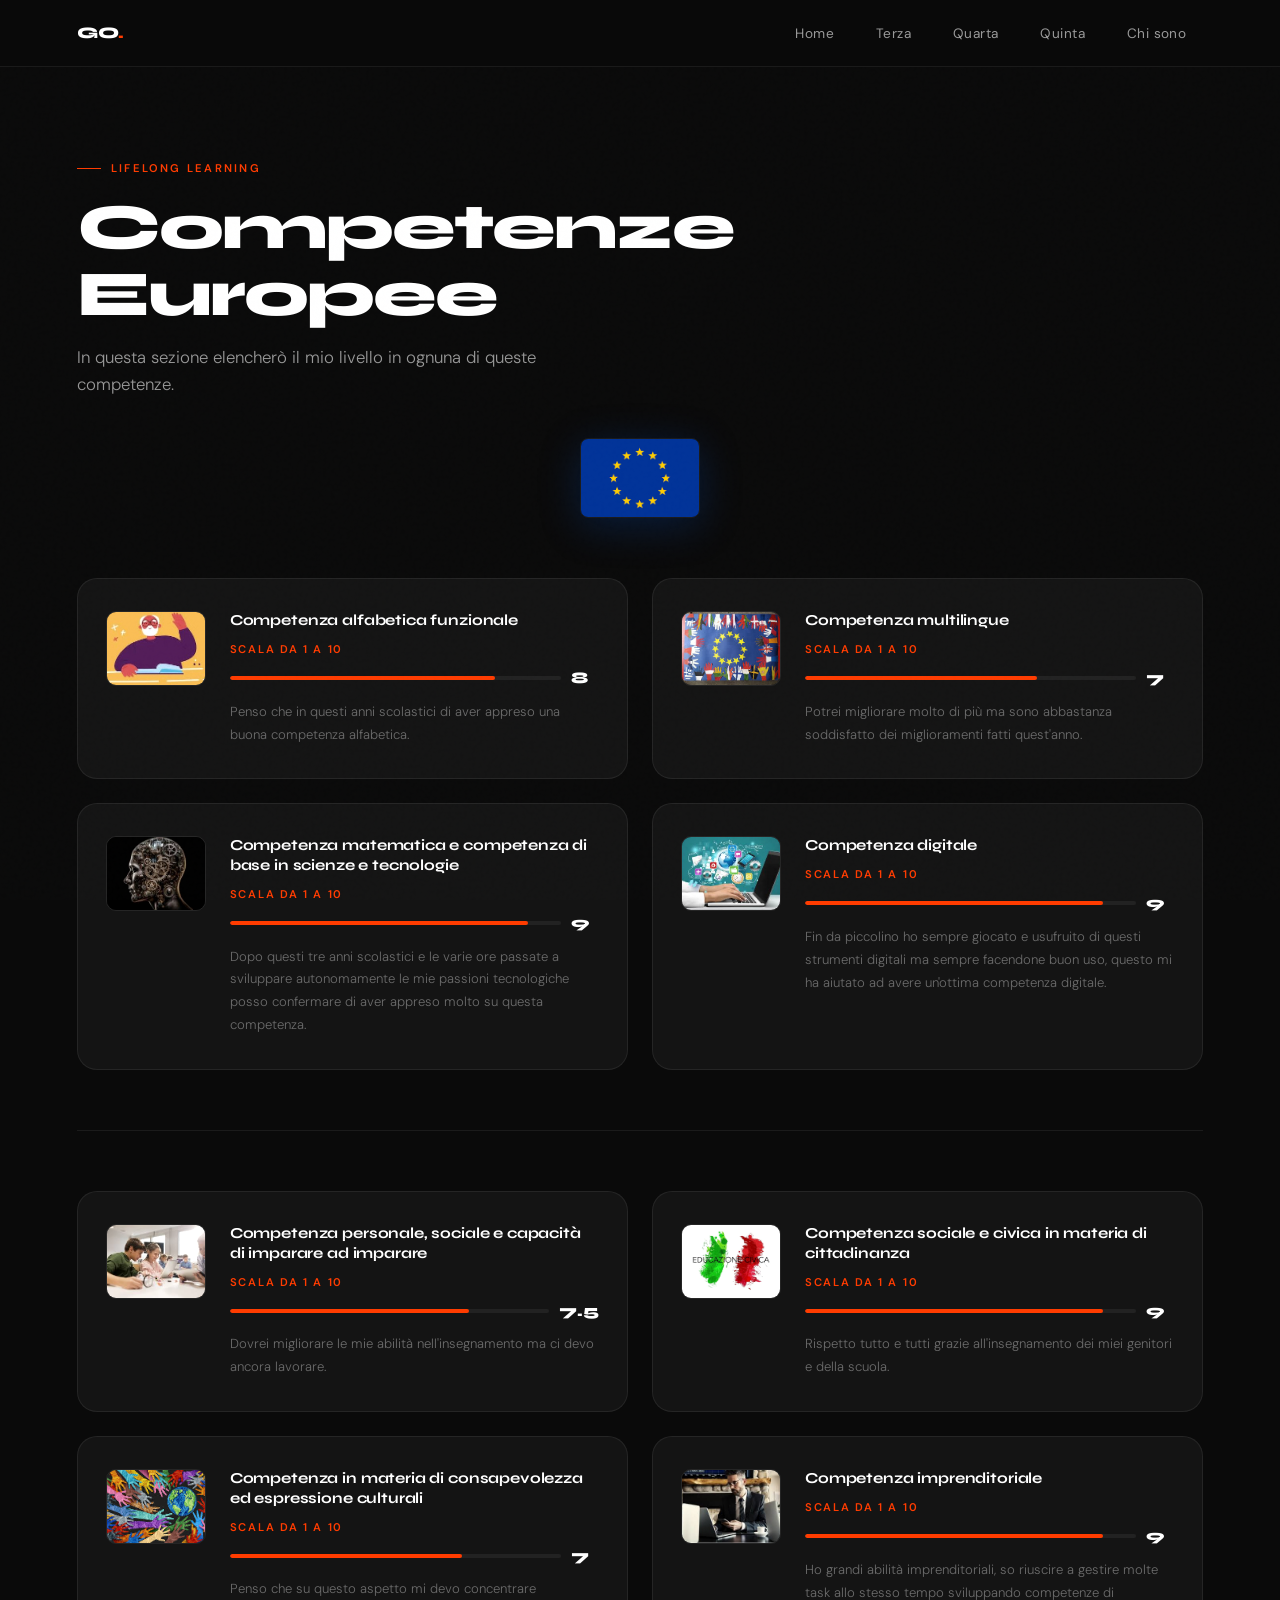
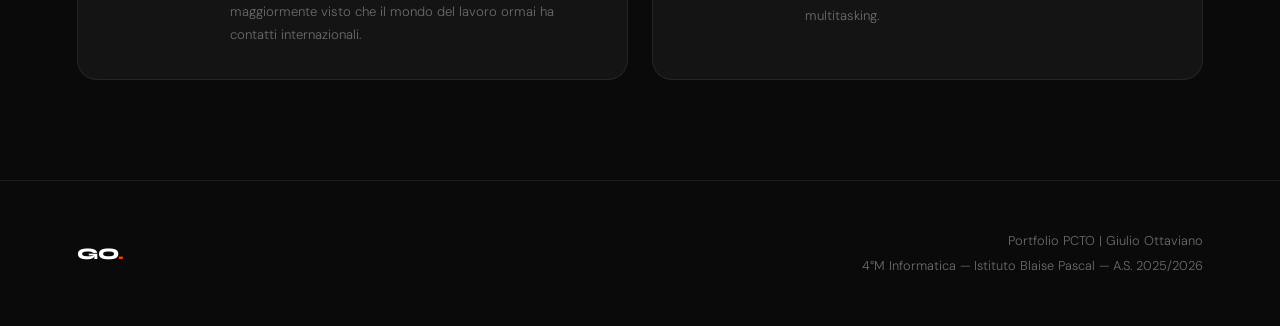
<file: Competenze.html>
<!DOCTYPE html>
<html lang="it">
<head>
    <meta charset="UTF-8">
    <meta name="viewport" content="width=device-width, initial-scale=1.0">
    <title>Competenze Europee | Giulio Ottaviano</title>
    <link rel="stylesheet" href="style.css">
    <style>
        /* ── EU HERO BADGE ── */
        .eu-flag-wrap {
            display: flex;
            justify-content: center;
            margin: 40px 0 60px;
        }
        .eu-flag-wrap img {
            width: 120px;
            border-radius: 8px;
            border: 1px solid var(--border);
            box-shadow: 0 8px 40px rgba(0,80,200,0.25);
        }

        /* ── SUBTITLE ── */
        .competenze-subtitle {
            text-align: center;
            color: var(--muted2);
            font-size: 0.95rem;
            font-weight: 300;
            margin-bottom: 80px;
            padding: 0 6%;
        }

        /* ── GRID WRAPPER ── */
        .competenze-section {
            padding: 0 6% 100px;
        }

        .competenze-divider {
            border: none;
            border-top: 1px solid var(--border);
            margin: 60px 0;
        }

        .competenze-half-grid {
            display: grid;
            grid-template-columns: 1fr 1fr;
            gap: 24px;
        }

        /* ── SINGLE COMPETENZA CARD ── */
        .comp-card {
            background: var(--mid);
            border: 1px solid var(--border);
            border-radius: 20px;
            padding: 32px 28px;
            display: flex;
            gap: 24px;
            align-items: flex-start;
            transition: border-color 0.35s ease, transform 0.35s ease;
            position: relative;
            overflow: hidden;
        }

        .comp-card::before {
            content: '';
            position: absolute;
            left: 0; top: 0; bottom: 0;
            width: 3px;
            background: var(--accent);
            transform: scaleY(0);
            transform-origin: bottom;
            transition: transform 0.45s cubic-bezier(0.16, 1, 0.3, 1);
        }

        .comp-card:hover {
            border-color: rgba(255,255,255,0.14);
            transform: translateY(-3px);
        }

        .comp-card:hover::before {
            transform: scaleY(1);
        }

        .comp-img {
            width: 100px;
            flex-shrink: 0;
            aspect-ratio: 4/3;
            object-fit: cover;
            border-radius: 10px;
            border: 1px solid var(--border);
            filter: grayscale(15%) contrast(1.05);
        }

        .comp-body {
            flex: 1;
            min-width: 0;
        }

        .comp-body h2 {
            font-family: 'Syne', sans-serif;
            font-weight: 700;
            font-size: 0.95rem;
            color: var(--white);
            letter-spacing: -0.01em;
            margin-bottom: 10px;
            line-height: 1.3;
        }

        .comp-scale {
            font-size: 0.7rem;
            font-weight: 600;
            letter-spacing: 0.15em;
            text-transform: uppercase;
            color: var(--accent);
            margin-bottom: 6px;
        }

        .comp-rating {
            display: flex;
            align-items: center;
            gap: 10px;
            margin-bottom: 10px;
        }

        .rating-bar {
            flex: 1;
            height: 4px;
            background: rgba(255,255,255,0.06);
            border-radius: 2px;
            overflow: hidden;
        }

        .rating-fill {
            height: 100%;
            background: var(--accent);
            border-radius: 2px;
            transition: width 1s cubic-bezier(0.16, 1, 0.3, 1);
        }

        .rating-num {
            font-family: 'Syne', sans-serif;
            font-weight: 800;
            font-size: 1rem;
            color: var(--white);
            min-width: 28px;
        }

        .comp-body p {
            color: var(--muted);
            font-size: 0.82rem;
            font-weight: 300;
            line-height: 1.75;
        }

        /* ── RESPONSIVE ── */
        @media (max-width: 900px) {
            .competenze-half-grid { grid-template-columns: 1fr; }
        }

        @media (max-width: 600px) {
            .comp-card { flex-direction: column; }
            .comp-img { width: 100%; aspect-ratio: 16/9; }
        }
    </style>
</head>
<body>

    <header>
        <div class="logo">GO<span>.</span></div>
        <nav>
            <ul>
                <li><a href="index.html">Home</a></li>
                <li><a href="terza.html">Terza</a></li>
                <li><a href="quarta.html">Quarta</a></li>
                <li><a href="quinta.html">Quinta</a></li>
                <li><a href="chi-sono.html">Chi sono</a></li>
            </ul>
        </nav>
    </header>

    <div class="page-hero anim" style="padding-bottom: 0; border-bottom: none;">
        <div class="page-label">Lifelong Learning</div>
        <h1>Competenze<br>Europee</h1>
        <p>In questa sezione elencherò il mio livello in ognuna di queste competenze.</p>
    </div>

    <div class="eu-flag-wrap anim anim-d1">
        <img src="Immagini/Europa.png" alt="Bandiera Europea">
    </div>

    <!-- ── PRIMA RIGA: 4 competenze ── -->
    <div class="competenze-section">
        <div class="competenze-half-grid">

            <!-- 1. Alfabetica -->
            <div class="comp-card anim anim-d1">
                <img class="comp-img" src="Immagini/Alfabetica.JPG" alt="Competenza alfabetica funzionale">
                <div class="comp-body">
                    <h2>Competenza alfabetica funzionale</h2>
                    <div class="comp-scale">Scala da 1 a 10</div>
                    <div class="comp-rating">
                        <div class="rating-bar"><div class="rating-fill" style="width:80%"></div></div>
                        <div class="rating-num">8</div>
                    </div>
                    <p>Penso che in questi anni scolastici di aver appreso una buona competenza alfabetica.</p>
                </div>
            </div>

            <!-- 2. Multilingua -->
            <div class="comp-card anim anim-d2">
                <img class="comp-img" src="Immagini/Multilingua.jpeg" alt="Competenza multilingue">
                <div class="comp-body">
                    <h2>Competenza multilingue</h2>
                    <div class="comp-scale">Scala da 1 a 10</div>
                    <div class="comp-rating">
                        <div class="rating-bar"><div class="rating-fill" style="width:70%"></div></div>
                        <div class="rating-num">7</div>
                    </div>
                    <p>Potrei migliorare molto di più ma sono abbastanza soddisfatto dei miglioramenti fatti quest'anno.</p>
                </div>
            </div>

            <!-- 3. Matematica e Scienze -->
            <div class="comp-card anim anim-d3">
                <img class="comp-img" src="Immagini/Scienze.jpeg" alt="Competenza matematica e scientifico-tecnologica">
                <div class="comp-body">
                    <h2>Competenza matematica e competenza di base in scienze e tecnologie</h2>
                    <div class="comp-scale">Scala da 1 a 10</div>
                    <div class="comp-rating">
                        <div class="rating-bar"><div class="rating-fill" style="width:90%"></div></div>
                        <div class="rating-num">9</div>
                    </div>
                    <p>Dopo questi tre anni scolastici e le varie ore passate a sviluppare autonomamente le mie passioni tecnologiche posso confermare di aver appreso molto su questa competenza.</p>
                </div>
            </div>

            <!-- 4. Digitale -->
            <div class="comp-card anim anim-d4">
                <img class="comp-img" src="Immagini/Digitale.jpeg" alt="Competenza digitale">
                <div class="comp-body">
                    <h2>Competenza digitale</h2>
                    <div class="comp-scale">Scala da 1 a 10</div>
                    <div class="comp-rating">
                        <div class="rating-bar"><div class="rating-fill" style="width:90%"></div></div>
                        <div class="rating-num">9</div>
                    </div>
                    <p>Fin da piccolino ho sempre giocato e usufruito di questi strumenti digitali ma sempre facendone buon uso, questo mi ha aiutato ad avere un'ottima competenza digitale.</p>
                </div>
            </div>

        </div>

        <hr class="competenze-divider">

        <!-- ── SECONDA RIGA: 4 competenze ── -->
        <div class="competenze-half-grid">

            <!-- 5. Personale, sociale, imparare ad imparare -->
            <div class="comp-card anim anim-d1">
                <img class="comp-img" src="Immagini/Personale.jpeg" alt="Competenza personale, sociale e capacità di imparare ad imparare">
                <div class="comp-body">
                    <h2>Competenza personale, sociale e capacità di imparare ad imparare</h2>
                    <div class="comp-scale">Scala da 1 a 10</div>
                    <div class="comp-rating">
                        <div class="rating-bar"><div class="rating-fill" style="width:75%"></div></div>
                        <div class="rating-num">7.5</div>
                    </div>
                    <p>Dovrei migliorare le mie abilità nell'insegnamento ma ci devo ancora lavorare.</p>
                </div>
            </div>

            <!-- 6. Civica -->
            <div class="comp-card anim anim-d2">
                <img class="comp-img" src="Immagini/Civica.jpeg" alt="Competenza sociale e civica in materia di cittadinanza">
                <div class="comp-body">
                    <h2>Competenza sociale e civica in materia di cittadinanza</h2>
                    <div class="comp-scale">Scala da 1 a 10</div>
                    <div class="comp-rating">
                        <div class="rating-bar"><div class="rating-fill" style="width:90%"></div></div>
                        <div class="rating-num">9</div>
                    </div>
                    <p>Rispetto tutto e tutti grazie all'insegnamento dei miei genitori e della scuola.</p>
                </div>
            </div>

            <!-- 7. Cultura -->
            <div class="comp-card anim anim-d3">
                <img class="comp-img" src="Immagini/Cultura.jpeg" alt="Competenza in materia di consapevolezza ed espressione culturali">
                <div class="comp-body">
                    <h2>Competenza in materia di consapevolezza ed espressione culturali</h2>
                    <div class="comp-scale">Scala da 1 a 10</div>
                    <div class="comp-rating">
                        <div class="rating-bar"><div class="rating-fill" style="width:70%"></div></div>
                        <div class="rating-num">7</div>
                    </div>
                    <p>Penso che su questo aspetto mi devo concentrare maggiormente visto che il mondo del lavoro ormai ha contatti internazionali.</p>
                </div>
            </div>

            <!-- 8. Imprenditoriale -->
            <div class="comp-card anim anim-d4">
                <img class="comp-img" src="Immagini/Imprenditoriale.jpeg" alt="Competenza imprenditoriale">
                <div class="comp-body">
                    <h2>Competenza imprenditoriale</h2>
                    <div class="comp-scale">Scala da 1 a 10</div>
                    <div class="comp-rating">
                        <div class="rating-bar"><div class="rating-fill" style="width:90%"></div></div>
                        <div class="rating-num">9</div>
                    </div>
                    <p>Ho grandi abilità imprenditoriali, so riuscire a gestire molte task allo stesso tempo sviluppando competenze di multitasking.</p>
                </div>
            </div>

        </div>
    </div>

    <footer>
        <div class="footer-logo">GO<span>.</span></div>
        <div class="footer-copy">
            <p>Portfolio PCTO | Giulio Ottaviano</p>
            <p>4°M Informatica — Istituto Blaise Pascal — A.S. 2025/2026</p>
        </div>
    </footer>

</body>
</html>
</file>
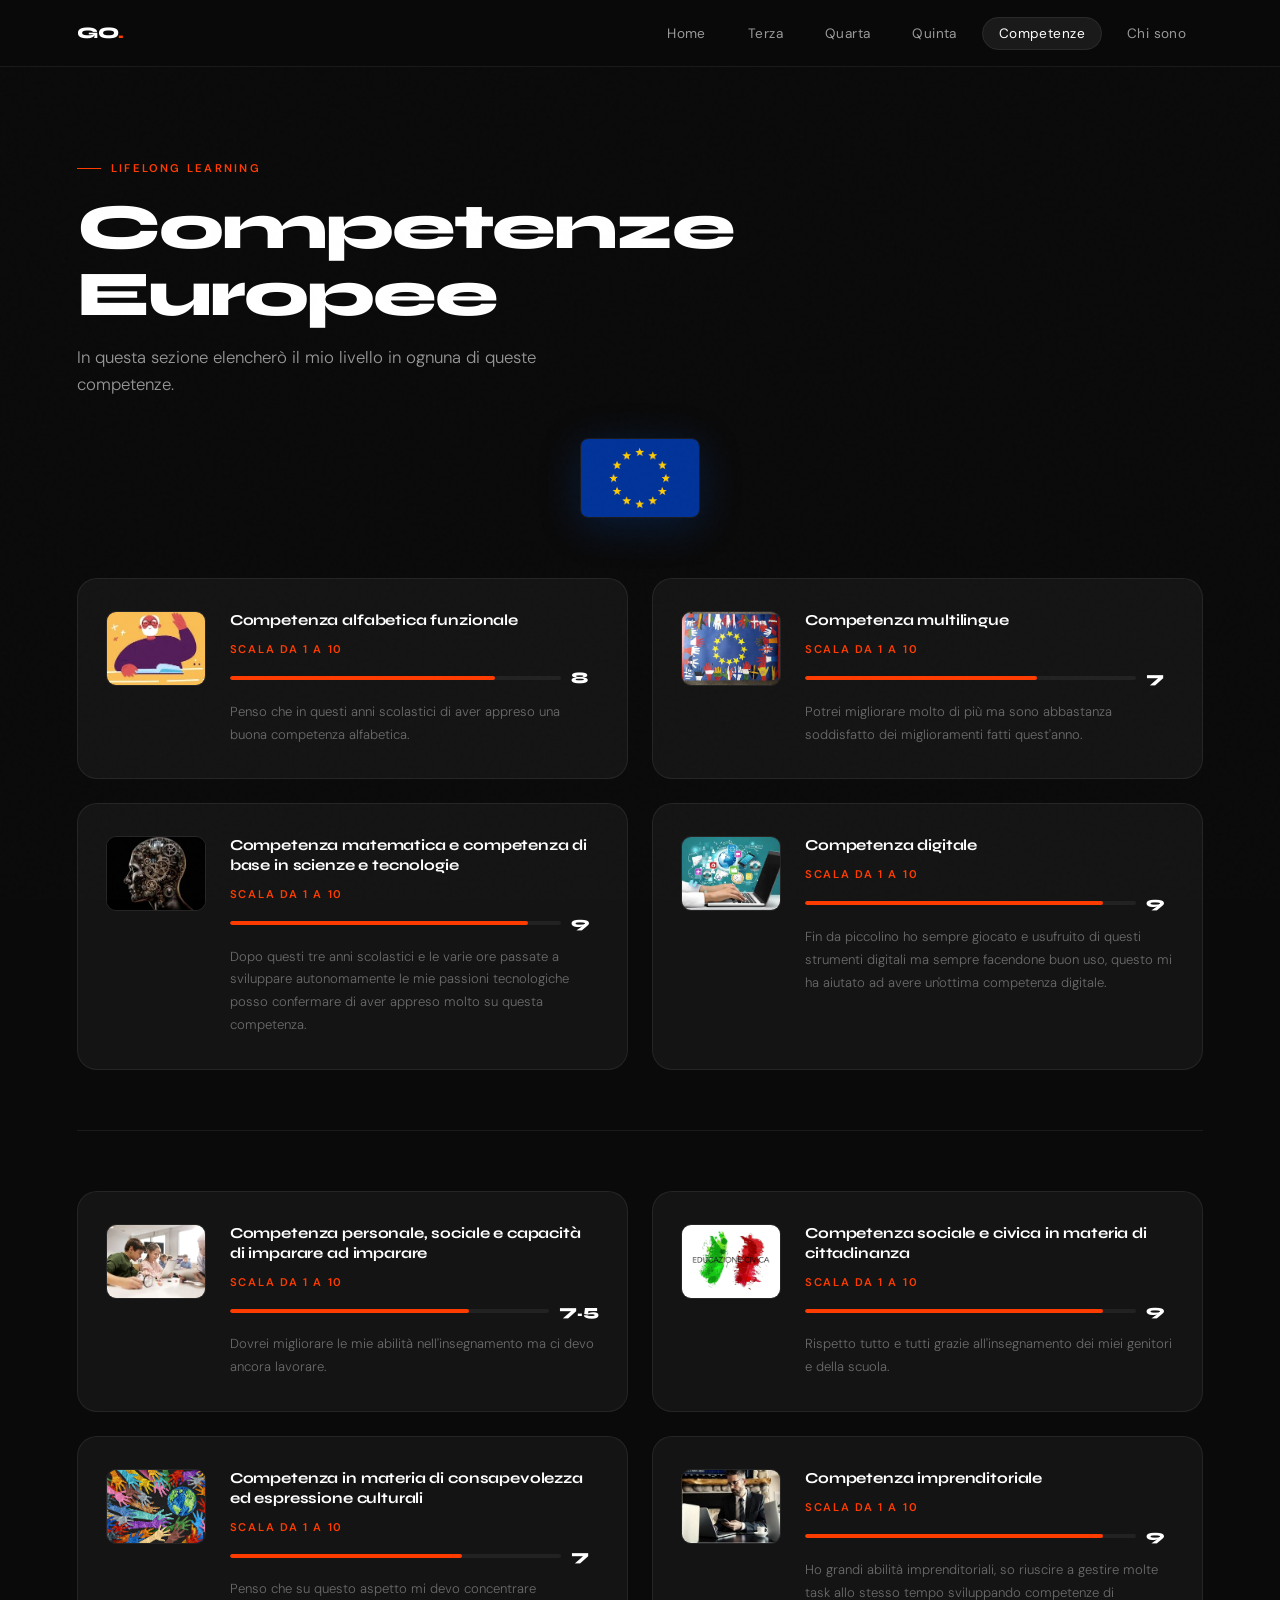
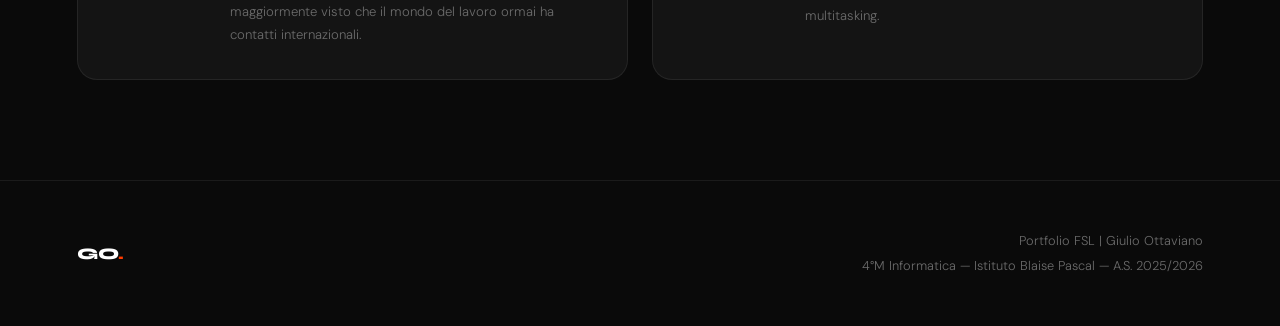
<file: competenze.html>
<!DOCTYPE html>
<html lang="it">
<head>
    <meta charset="UTF-8">
    <meta name="viewport" content="width=device-width, initial-scale=1.0">
    <title>Competenze Europee | Giulio Ottaviano</title>
    <link rel="stylesheet" href="style.css">
    <style>
        /* ── EU HERO BADGE ── */
        .eu-flag-wrap {
            display: flex;
            justify-content: center;
            margin: 40px 0 60px;
        }
        .eu-flag-wrap img {
            width: 120px;
            border-radius: 8px;
            border: 1px solid var(--border);
            box-shadow: 0 8px 40px rgba(0,80,200,0.25);
        }

        /* ── SUBTITLE ── */
        .competenze-subtitle {
            text-align: center;
            color: var(--muted2);
            font-size: 0.95rem;
            font-weight: 300;
            margin-bottom: 80px;
            padding: 0 6%;
        }

        /* ── GRID WRAPPER ── */
        .competenze-section {
            padding: 0 6% 100px;
        }

        .competenze-divider {
            border: none;
            border-top: 1px solid var(--border);
            margin: 60px 0;
        }

        .competenze-half-grid {
            display: grid;
            grid-template-columns: 1fr 1fr;
            gap: 24px;
        }

        /* ── SINGLE COMPETENZA CARD ── */
        .comp-card {
            background: var(--mid);
            border: 1px solid var(--border);
            border-radius: 20px;
            padding: 32px 28px;
            display: flex;
            gap: 24px;
            align-items: flex-start;
            transition: border-color 0.35s ease, transform 0.35s ease;
            position: relative;
            overflow: hidden;
        }

        .comp-card::before {
            content: '';
            position: absolute;
            left: 0; top: 0; bottom: 0;
            width: 3px;
            background: var(--accent);
            transform: scaleY(0);
            transform-origin: bottom;
            transition: transform 0.45s cubic-bezier(0.16, 1, 0.3, 1);
        }

        .comp-card:hover {
            border-color: rgba(255,255,255,0.14);
            transform: translateY(-3px);
        }

        .comp-card:hover::before {
            transform: scaleY(1);
        }

        .comp-img {
            width: 100px;
            flex-shrink: 0;
            aspect-ratio: 4/3;
            object-fit: cover;
            border-radius: 10px;
            border: 1px solid var(--border);
            filter: grayscale(15%) contrast(1.05);
        }

        .comp-body {
            flex: 1;
            min-width: 0;
        }

        .comp-body h2 {
            font-family: 'Syne', sans-serif;
            font-weight: 700;
            font-size: 0.95rem;
            color: var(--white);
            letter-spacing: -0.01em;
            margin-bottom: 10px;
            line-height: 1.3;
        }

        .comp-scale {
            font-size: 0.7rem;
            font-weight: 600;
            letter-spacing: 0.15em;
            text-transform: uppercase;
            color: var(--accent);
            margin-bottom: 6px;
        }

        .comp-rating {
            display: flex;
            align-items: center;
            gap: 10px;
            margin-bottom: 10px;
        }

        .rating-bar {
            flex: 1;
            height: 4px;
            background: rgba(255,255,255,0.06);
            border-radius: 2px;
            overflow: hidden;
        }

        .rating-fill {
            height: 100%;
            background: var(--accent);
            border-radius: 2px;
            transition: width 1s cubic-bezier(0.16, 1, 0.3, 1);
        }

        .rating-num {
            font-family: 'Syne', sans-serif;
            font-weight: 800;
            font-size: 1rem;
            color: var(--white);
            min-width: 28px;
        }

        .comp-body p {
            color: var(--muted);
            font-size: 0.82rem;
            font-weight: 300;
            line-height: 1.75;
        }

        /* ── RESPONSIVE ── */
        @media (max-width: 900px) {
            .competenze-half-grid { grid-template-columns: 1fr; }
        }

        @media (max-width: 600px) {
            .comp-card { flex-direction: column; }
            .comp-img { width: 100%; aspect-ratio: 16/9; }
        }
    </style>
</head>
<body>

    <header>
        <div class="logo">GO<span>.</span></div>
        <nav>
            <ul>
                <li><a href="index.html">Home</a></li>
                <li><a href="terza.html">Terza</a></li>
                <li><a href="quarta.html">Quarta</a></li>
                <li><a href="quinta.html">Quinta</a></li>
                <li><a href="competenze.html" class="active">Competenze</a></li>
                <li><a href="chi-sono.html">Chi sono</a></li>
            </ul>
        </nav>
    </header>

    <div class="page-hero anim" style="padding-bottom: 0; border-bottom: none;">
        <div class="page-label">Lifelong Learning</div>
        <h1>Competenze<br>Europee</h1>
        <p>In questa sezione elencherò il mio livello in ognuna di queste competenze.</p>
    </div>

    <div class="eu-flag-wrap anim anim-d1">
        <img src="Immagini/Europa.png" alt="Bandiera Europea">
    </div>

    <!-- ── PRIMA RIGA: 4 competenze ── -->
    <div class="competenze-section">
        <div class="competenze-half-grid">

            <!-- 1. Alfabetica -->
            <div class="comp-card anim anim-d1">
                <img class="comp-img" src="Immagini/Alfabetica.JPG" alt="Competenza alfabetica funzionale">
                <div class="comp-body">
                    <h2>Competenza alfabetica funzionale</h2>
                    <div class="comp-scale">Scala da 1 a 10</div>
                    <div class="comp-rating">
                        <div class="rating-bar"><div class="rating-fill" style="width:80%"></div></div>
                        <div class="rating-num">8</div>
                    </div>
                    <p>Penso che in questi anni scolastici di aver appreso una buona competenza alfabetica.</p>
                </div>
            </div>

            <!-- 2. Multilingua -->
            <div class="comp-card anim anim-d2">
                <img class="comp-img" src="Immagini/Multilingua.jpeg" alt="Competenza multilingue">
                <div class="comp-body">
                    <h2>Competenza multilingue</h2>
                    <div class="comp-scale">Scala da 1 a 10</div>
                    <div class="comp-rating">
                        <div class="rating-bar"><div class="rating-fill" style="width:70%"></div></div>
                        <div class="rating-num">7</div>
                    </div>
                    <p>Potrei migliorare molto di più ma sono abbastanza soddisfatto dei miglioramenti fatti quest'anno.</p>
                </div>
            </div>

            <!-- 3. Matematica e Scienze -->
            <div class="comp-card anim anim-d3">
                <img class="comp-img" src="Immagini/Scienze.jpeg" alt="Competenza matematica e scientifico-tecnologica">
                <div class="comp-body">
                    <h2>Competenza matematica e competenza di base in scienze e tecnologie</h2>
                    <div class="comp-scale">Scala da 1 a 10</div>
                    <div class="comp-rating">
                        <div class="rating-bar"><div class="rating-fill" style="width:90%"></div></div>
                        <div class="rating-num">9</div>
                    </div>
                    <p>Dopo questi tre anni scolastici e le varie ore passate a sviluppare autonomamente le mie passioni tecnologiche posso confermare di aver appreso molto su questa competenza.</p>
                </div>
            </div>

            <!-- 4. Digitale -->
            <div class="comp-card anim anim-d4">
                <img class="comp-img" src="Immagini/Digitale.jpeg" alt="Competenza digitale">
                <div class="comp-body">
                    <h2>Competenza digitale</h2>
                    <div class="comp-scale">Scala da 1 a 10</div>
                    <div class="comp-rating">
                        <div class="rating-bar"><div class="rating-fill" style="width:90%"></div></div>
                        <div class="rating-num">9</div>
                    </div>
                    <p>Fin da piccolino ho sempre giocato e usufruito di questi strumenti digitali ma sempre facendone buon uso, questo mi ha aiutato ad avere un'ottima competenza digitale.</p>
                </div>
            </div>

        </div>

        <hr class="competenze-divider">

        <!-- ── SECONDA RIGA: 4 competenze ── -->
        <div class="competenze-half-grid">

            <!-- 5. Personale, sociale, imparare ad imparare -->
            <div class="comp-card anim anim-d1">
                <img class="comp-img" src="Immagini/Personale.jpeg" alt="Competenza personale, sociale e capacità di imparare ad imparare">
                <div class="comp-body">
                    <h2>Competenza personale, sociale e capacità di imparare ad imparare</h2>
                    <div class="comp-scale">Scala da 1 a 10</div>
                    <div class="comp-rating">
                        <div class="rating-bar"><div class="rating-fill" style="width:75%"></div></div>
                        <div class="rating-num">7.5</div>
                    </div>
                    <p>Dovrei migliorare le mie abilità nell'insegnamento ma ci devo ancora lavorare.</p>
                </div>
            </div>

            <!-- 6. Civica -->
            <div class="comp-card anim anim-d2">
                <img class="comp-img" src="Immagini/Civica.jpeg" alt="Competenza sociale e civica in materia di cittadinanza">
                <div class="comp-body">
                    <h2>Competenza sociale e civica in materia di cittadinanza</h2>
                    <div class="comp-scale">Scala da 1 a 10</div>
                    <div class="comp-rating">
                        <div class="rating-bar"><div class="rating-fill" style="width:90%"></div></div>
                        <div class="rating-num">9</div>
                    </div>
                    <p>Rispetto tutto e tutti grazie all'insegnamento dei miei genitori e della scuola.</p>
                </div>
            </div>

            <!-- 7. Cultura -->
            <div class="comp-card anim anim-d3">
                <img class="comp-img" src="Immagini/Cultura.jpeg" alt="Competenza in materia di consapevolezza ed espressione culturali">
                <div class="comp-body">
                    <h2>Competenza in materia di consapevolezza ed espressione culturali</h2>
                    <div class="comp-scale">Scala da 1 a 10</div>
                    <div class="comp-rating">
                        <div class="rating-bar"><div class="rating-fill" style="width:70%"></div></div>
                        <div class="rating-num">7</div>
                    </div>
                    <p>Penso che su questo aspetto mi devo concentrare maggiormente visto che il mondo del lavoro ormai ha contatti internazionali.</p>
                </div>
            </div>

            <!-- 8. Imprenditoriale -->
            <div class="comp-card anim anim-d4">
                <img class="comp-img" src="Immagini/Imprenditoriale.jpeg" alt="Competenza imprenditoriale">
                <div class="comp-body">
                    <h2>Competenza imprenditoriale</h2>
                    <div class="comp-scale">Scala da 1 a 10</div>
                    <div class="comp-rating">
                        <div class="rating-bar"><div class="rating-fill" style="width:90%"></div></div>
                        <div class="rating-num">9</div>
                    </div>
                    <p>Ho grandi abilità imprenditoriali, so riuscire a gestire molte task allo stesso tempo sviluppando competenze di multitasking.</p>
                </div>
            </div>

        </div>
    </div>

    <footer>
        <div class="footer-logo">GO<span>.</span></div>
        <div class="footer-copy">
            <p>Portfolio FSL | Giulio Ottaviano</p>
            <p>4°M Informatica — Istituto Blaise Pascal — A.S. 2025/2026</p>
        </div>
    </footer>

</body>
</html>
</file>
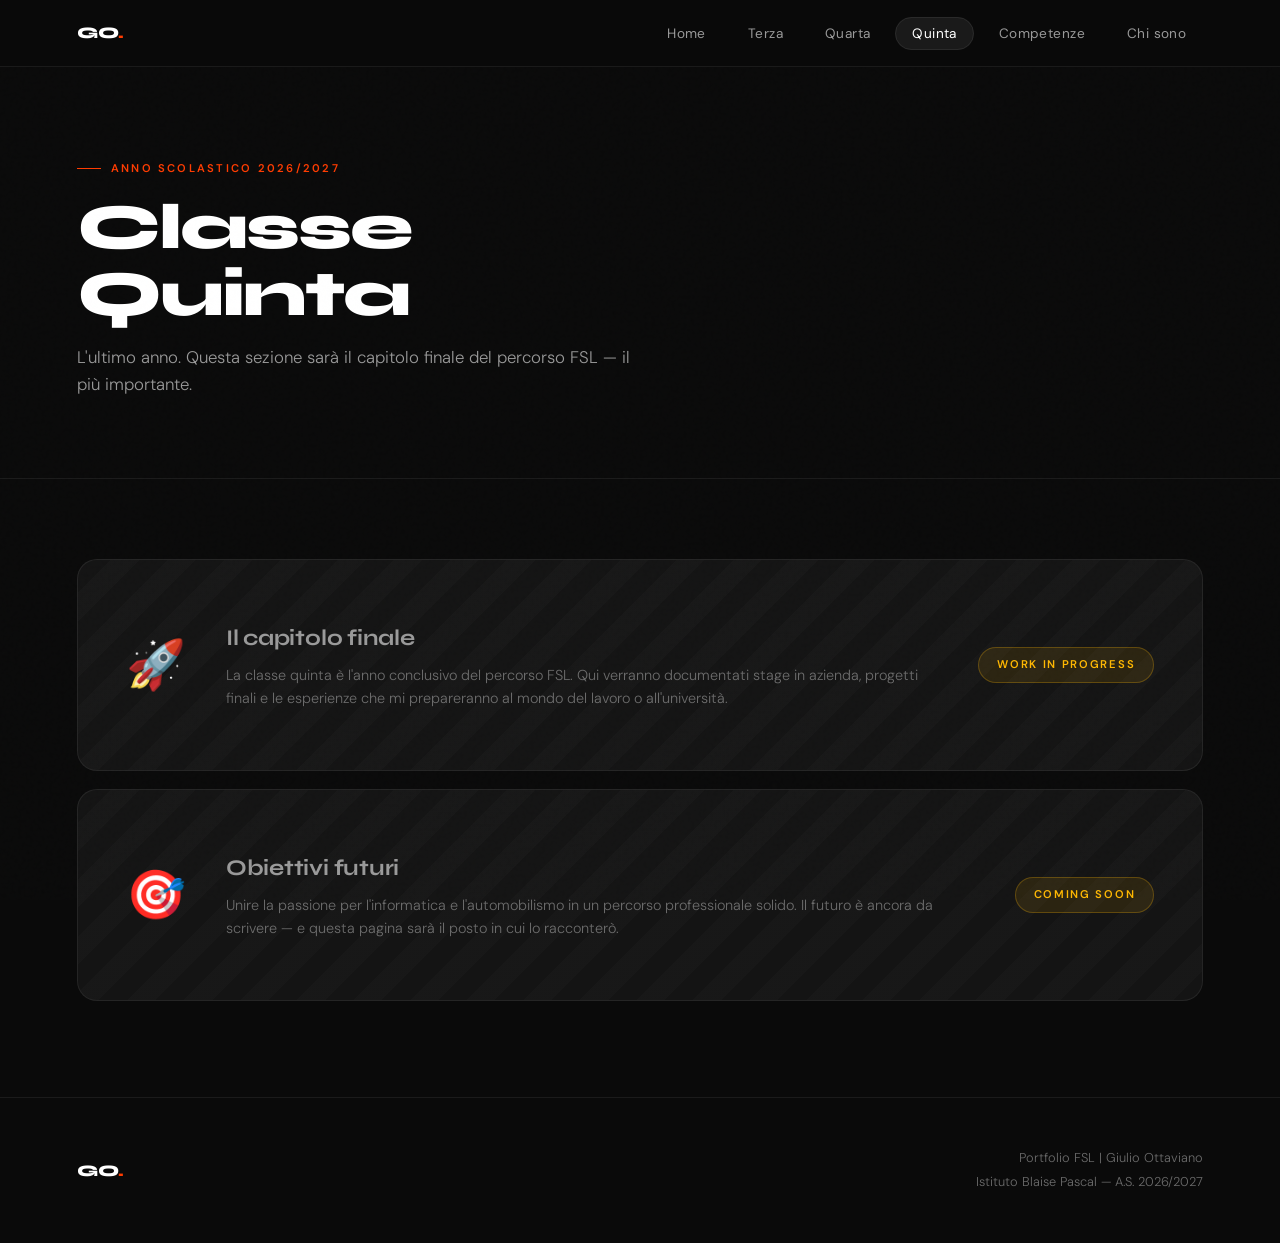
<file: quinta.html>
<!DOCTYPE html>
<html lang="it">
<head>
    <meta charset="UTF-8">
    <meta name="viewport" content="width=device-width, initial-scale=1.0">
    <title>Quinta — Progetti | Giulio Ottaviano</title>
    <link rel="stylesheet" href="style.css">
</head>
<body>

    <header>
        <div class="logo">GO<span>.</span></div>
        <nav>
            <ul>
                <li><a href="index.html">Home</a></li>
                <li><a href="terza.html">Terza</a></li>
                <li><a href="quarta.html">Quarta</a></li>
                <li><a href="quinta.html" class="active">Quinta</a></li>
                <li><a href="competenze.html">Competenze</a></li>
                <li><a href="chi-sono.html">Chi sono</a></li>
            </ul>
        </nav>
    </header>

    <div class="page-hero anim">
        <div class="page-label">Anno scolastico 2026/2027</div>
        <h1>Classe<br>Quinta</h1>
        <p>L'ultimo anno. Questa sezione sarà il capitolo finale del percorso FSL — il più importante.</p>
    </div>

    <div class="projects-grid">

        <div class="wip-card anim anim-d1">
            <div class="wip-icon">🚀</div>
            <div class="wip-content">
                <h2>Il capitolo finale</h2>
                <p>La classe quinta è l'anno conclusivo del percorso FSL. Qui verranno documentati stage in azienda, progetti finali e le esperienze che mi prepareranno al mondo del lavoro o all'università.</p>
            </div>
            <div class="wip-badge">Work in Progress</div>
        </div>

        <div class="wip-card anim anim-d2">
            <div class="wip-icon">🎯</div>
            <div class="wip-content">
                <h2>Obiettivi futuri</h2>
                <p>Unire la passione per l'informatica e l'automobilismo in un percorso professionale solido. Il futuro è ancora da scrivere — e questa pagina sarà il posto in cui lo racconterò.</p>
            </div>
            <div class="wip-badge">Coming Soon</div>
        </div>

    </div>

    <footer>
        <div class="footer-logo">GO<span>.</span></div>
        <div class="footer-copy">
            <p>Portfolio FSL | Giulio Ottaviano</p>
            <p>Istituto Blaise Pascal — A.S. 2026/2027</p>
        </div>
    </footer>

</body>
</html>
</file>
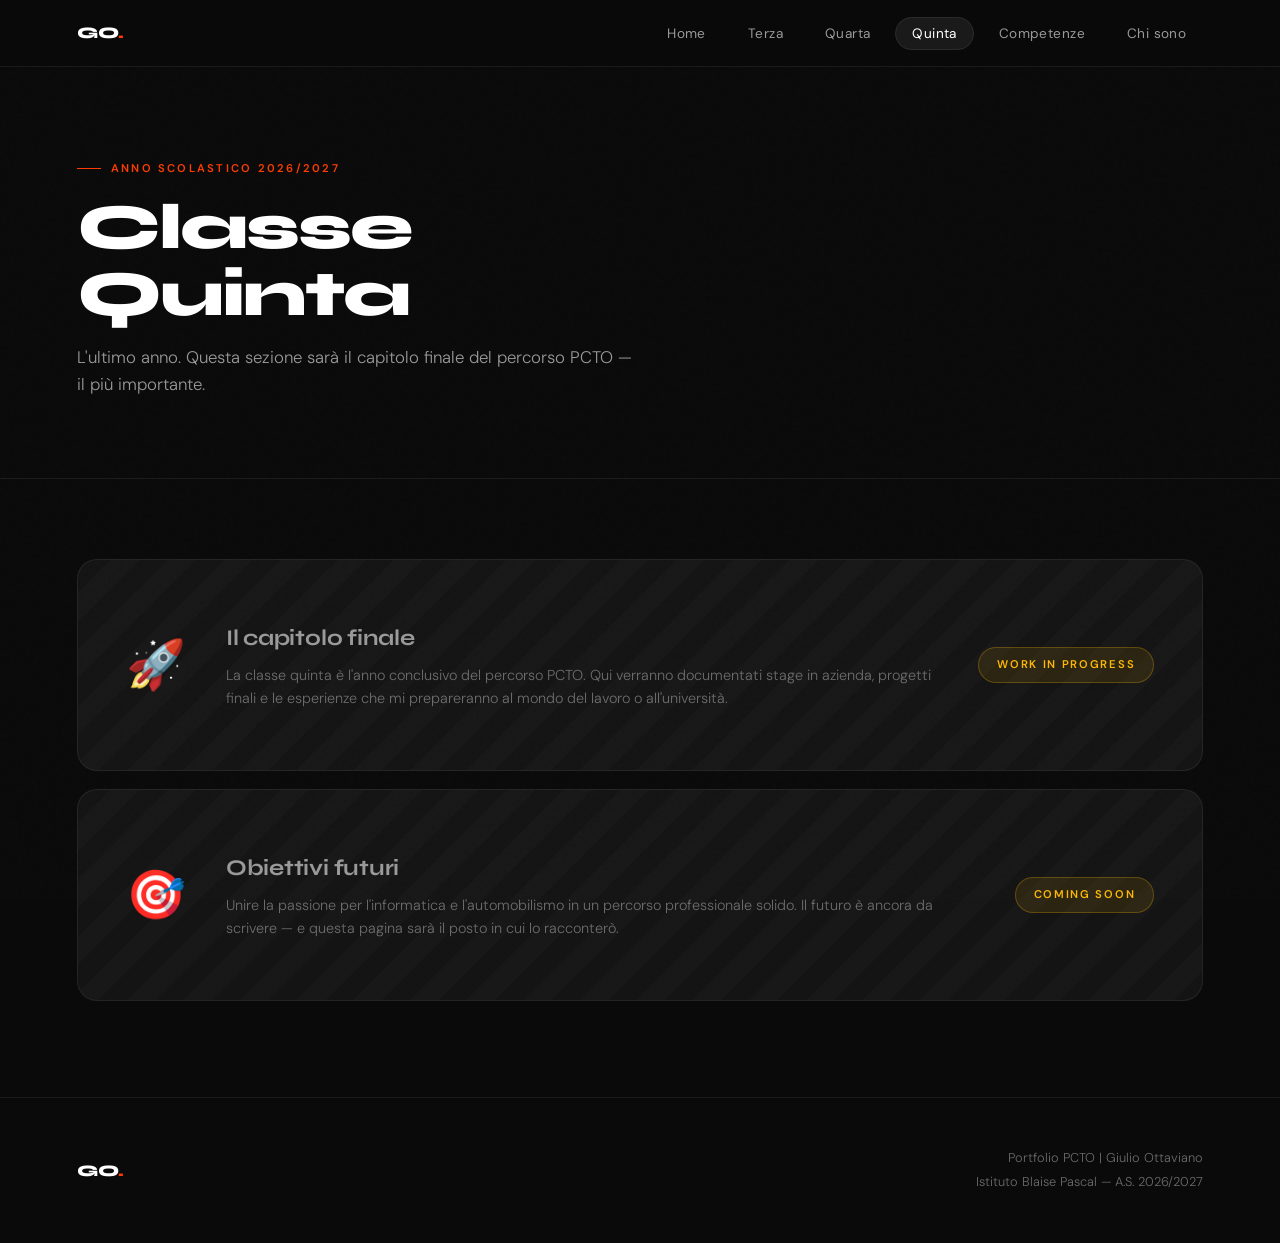
<file: Quinta.html>
<!DOCTYPE html>
<html lang="it">
<head>
    <meta charset="UTF-8">
    <meta name="viewport" content="width=device-width, initial-scale=1.0">
    <title>Quinta — Progetti | Giulio Ottaviano</title>
    <link rel="stylesheet" href="style.css">
</head>
<body>

    <header>
        <div class="logo">GO<span>.</span></div>
        <nav>
            <ul>
                <li><a href="index.html">Home</a></li>
                <li><a href="terza.html">Terza</a></li>
                <li><a href="quarta.html">Quarta</a></li>
                <li><a href="quinta.html" class="active">Quinta</a></li>
                <li><a href="competenze.html">Competenze</a></li>
                <li><a href="chi-sono.html">Chi sono</a></li>
            </ul>
        </nav>
    </header>

    <div class="page-hero anim">
        <div class="page-label">Anno scolastico 2026/2027</div>
        <h1>Classe<br>Quinta</h1>
        <p>L'ultimo anno. Questa sezione sarà il capitolo finale del percorso PCTO — il più importante.</p>
    </div>

    <div class="projects-grid">

        <div class="wip-card anim anim-d1">
            <div class="wip-icon">🚀</div>
            <div class="wip-content">
                <h2>Il capitolo finale</h2>
                <p>La classe quinta è l'anno conclusivo del percorso PCTO. Qui verranno documentati stage in azienda, progetti finali e le esperienze che mi prepareranno al mondo del lavoro o all'università.</p>
            </div>
            <div class="wip-badge">Work in Progress</div>
        </div>

        <div class="wip-card anim anim-d2">
            <div class="wip-icon">🎯</div>
            <div class="wip-content">
                <h2>Obiettivi futuri</h2>
                <p>Unire la passione per l'informatica e l'automobilismo in un percorso professionale solido. Il futuro è ancora da scrivere — e questa pagina sarà il posto in cui lo racconterò.</p>
            </div>
            <div class="wip-badge">Coming Soon</div>
        </div>

    </div>

    <footer>
        <div class="footer-logo">GO<span>.</span></div>
        <div class="footer-copy">
            <p>Portfolio PCTO | Giulio Ottaviano</p>
            <p>Istituto Blaise Pascal — A.S. 2026/2027</p>
        </div>
    </footer>

</body>
</html>
</file>
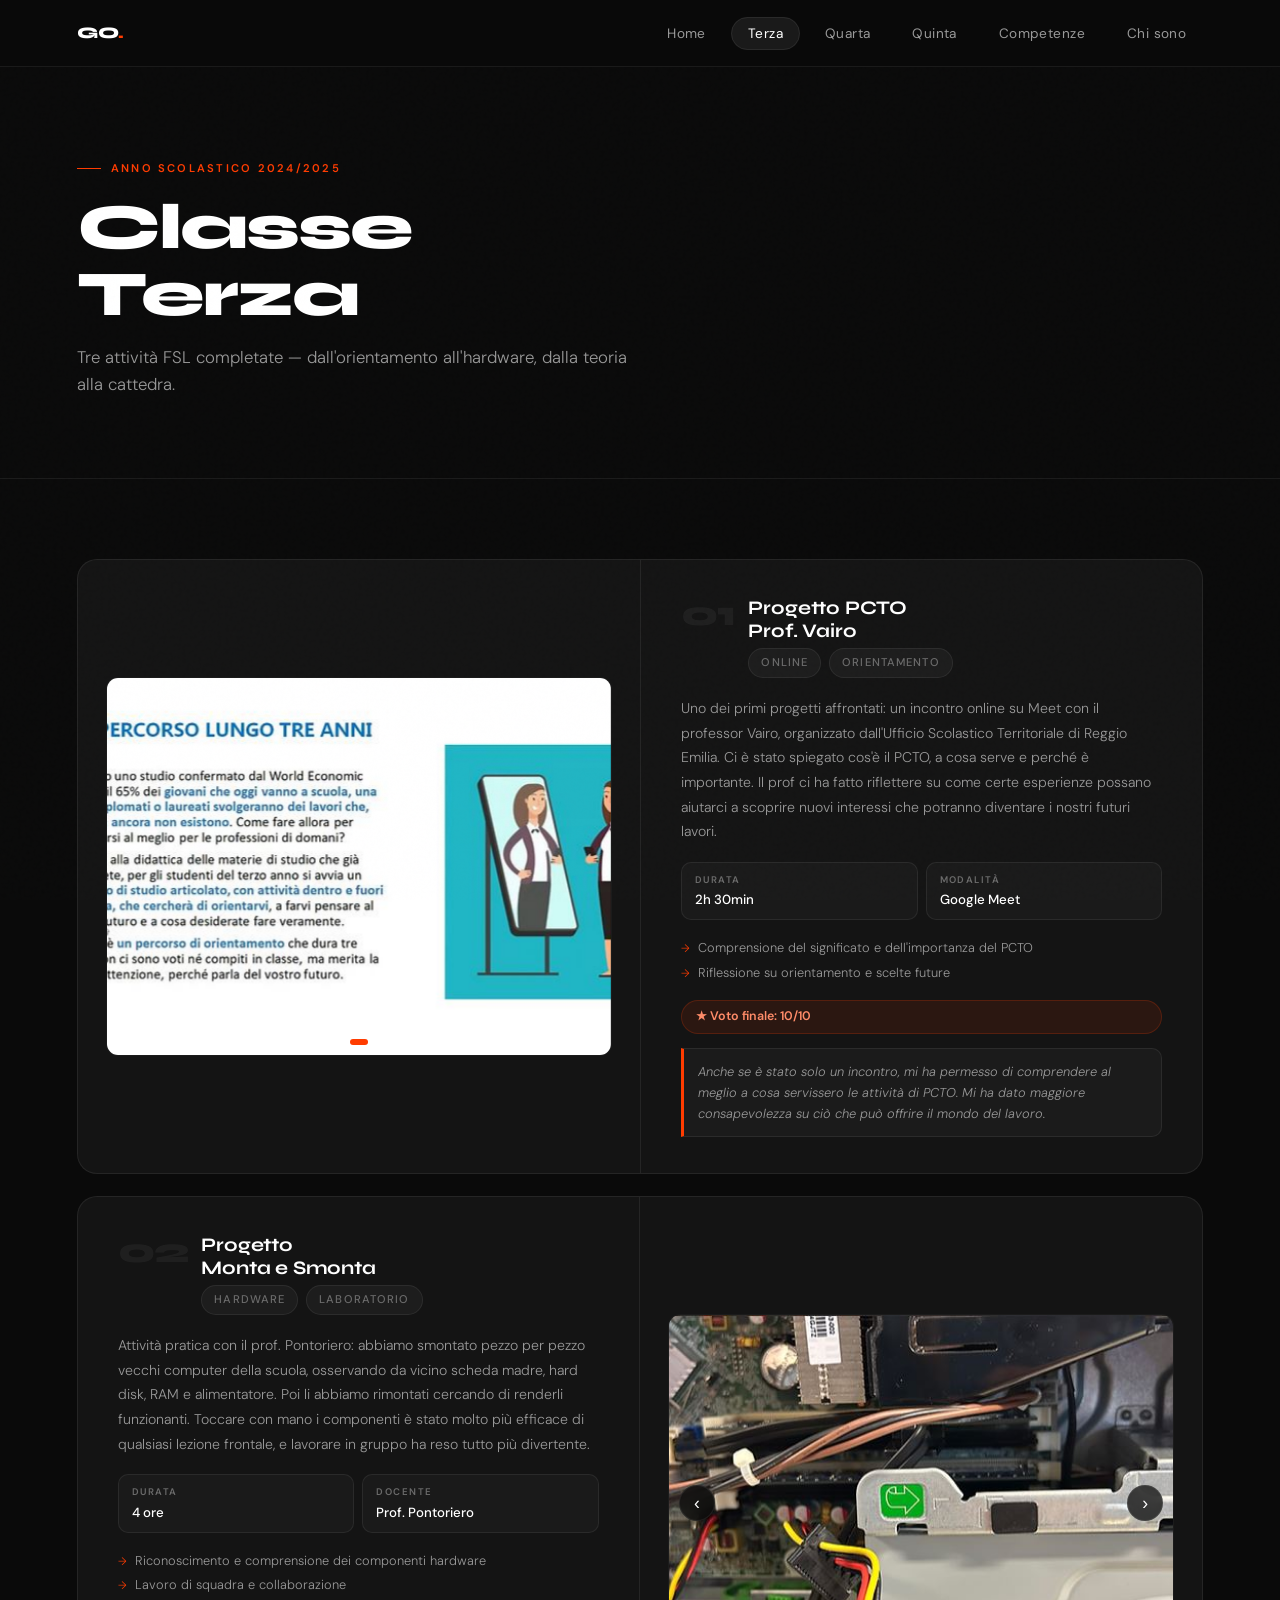
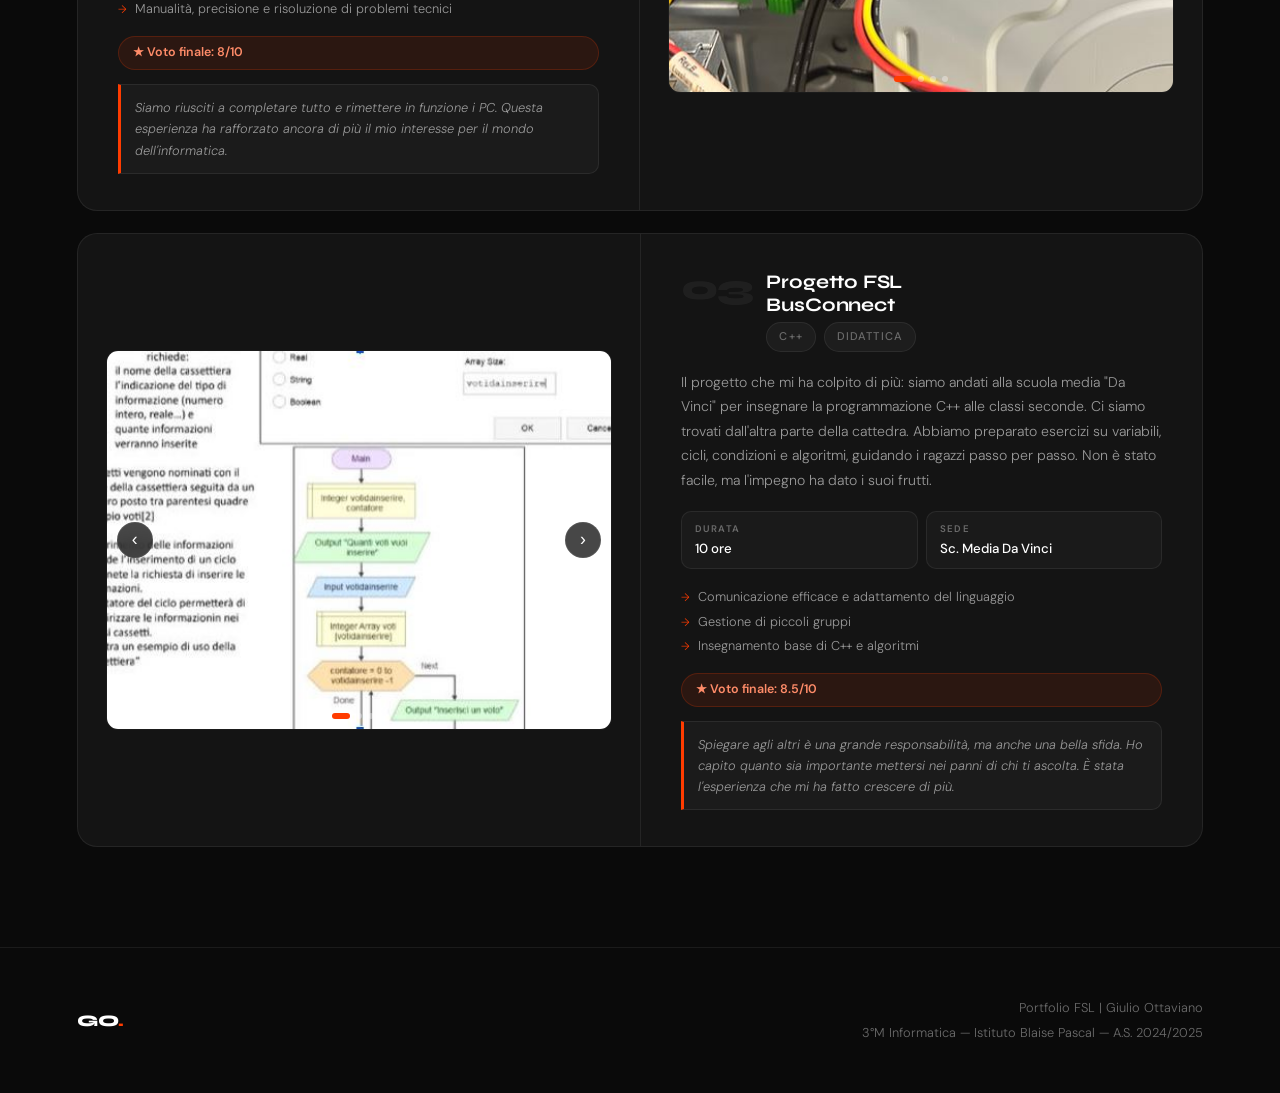
<file: terza.html>
<!DOCTYPE html>
<html lang="it">
<head>
    <meta charset="UTF-8">
    <meta name="viewport" content="width=device-width, initial-scale=1.0">
    <title>Terza — Progetti | Giulio Ottaviano</title>
    <link rel="stylesheet" href="style.css">
    <style>

        /* ── LAYOUT CARD PROGETTO ── */
        .project-detail {
            background: var(--mid);
            border: 1px solid var(--border);
            border-radius: 20px;
            margin-bottom: 20px;
            overflow: hidden;
            transition: border-color 0.3s ease;
        }
        .project-detail:hover { border-color: rgba(255,255,255,0.12); }

        .project-detail-inner {
            display: grid;
            grid-template-columns: minmax(0, 1fr) minmax(0, 1fr);
            align-items: stretch;
        }
        .project-detail-inner.reverse { direction: rtl; }
        .project-detail-inner.reverse > * { direction: ltr; }

        .project-carousel-col {
            padding: 28px;
            display: flex;
            align-items: center;
            min-width: 0;
        }

        .project-text-col {
            padding: 36px 40px;
            border-left: 1px solid var(--border);
            display: flex;
            flex-direction: column;
            justify-content: center;
            min-width: 0;
        }
        .project-detail-inner.reverse .project-text-col {
            border-left: none;
            border-right: 1px solid var(--border);
        }

        /* ── CAROSELLO ── */
        .carousel-wrap {
            position: relative;
            width: 100%;
            aspect-ratio: 4 / 3;
            border-radius: 12px;
            overflow: hidden;
            background: #0a0a0a;
            border: 1px solid var(--border);
        }

        .carousel-track {
            display: flex;
            width: 100%;
            height: 100%;
            transition: transform 0.5s cubic-bezier(0.16, 1, 0.3, 1);
            will-change: transform;
        }

        .carousel-track img {
            /* Sovrascrive QUALSIASI regola globale del style.css */
            display: block !important;
            flex: 0 0 100% !important;
            width: 100% !important;
            min-width: 0 !important;
            max-width: 100% !important;
            height: 100% !important;
            object-fit: cover !important;
            border-radius: 0 !important;
            border: none !important;
            filter: none !important;
        }

        .carousel-btn {
            position: absolute;
            top: 50%;
            transform: translateY(-50%);
            background: rgba(10,10,10,0.75);
            backdrop-filter: blur(8px);
            border: 1px solid var(--border);
            color: var(--white);
            width: 36px; height: 36px;
            border-radius: 50%;
            display: flex;
            align-items: center;
            justify-content: center;
            cursor: pointer;
            font-size: 1.1rem;
            line-height: 1;
            transition: all 0.3s ease;
            z-index: 10;
        }
        .carousel-btn:hover { background: var(--accent); border-color: var(--accent); }
        .carousel-btn.prev { left: 10px; }
        .carousel-btn.next { right: 10px; }

        .carousel-dots {
            position: absolute;
            bottom: 10px;
            left: 50%;
            transform: translateX(-50%);
            display: flex;
            gap: 6px;
            z-index: 10;
        }
        .carousel-dot {
            width: 6px; height: 6px;
            border-radius: 50%;
            background: rgba(255,255,255,0.35);
            cursor: pointer;
            transition: all 0.3s ease;
        }
        .carousel-dot.active { background: var(--accent); width: 18px; border-radius: 3px; }

        /* ── TESTO PROGETTO ── */
        .project-header { display: flex; align-items: flex-start; gap: 14px; margin-bottom: 18px; }
        .project-index {
            font-family: 'Syne', sans-serif;
            font-weight: 800;
            font-size: 2.2rem;
            color: rgba(255,255,255,0.05);
            line-height: 1;
            letter-spacing: -0.05em;
            flex-shrink: 0;
        }
        .project-title-wrap h2 {
            font-family: 'Syne', sans-serif;
            font-weight: 700;
            font-size: 1.2rem;
            color: var(--white);
            letter-spacing: -0.01em;
            margin-bottom: 6px;
            line-height: 1.2;
        }
        .project-meta-row { display: flex; gap: 8px; flex-wrap: wrap; }

        .project-description {
            color: var(--muted2);
            font-weight: 300;
            font-size: 0.88rem;
            line-height: 1.75;
            margin-bottom: 18px;
        }
        .project-info-grid {
            display: grid;
            grid-template-columns: 1fr 1fr;
            gap: 8px;
            margin-bottom: 18px;
        }
        .info-chip {
            background: var(--surface);
            border: 1px solid var(--border);
            border-radius: 10px;
            padding: 9px 13px;
        }
        .info-chip .ic-label {
            font-size: 0.6rem;
            font-weight: 600;
            letter-spacing: 0.15em;
            text-transform: uppercase;
            color: var(--muted);
            margin-bottom: 2px;
        }
        .info-chip .ic-val { font-size: 0.83rem; color: var(--white); font-weight: 500; }

        .competenze-list { list-style: none; display: flex; flex-direction: column; gap: 5px; margin-bottom: 18px; }
        .competenze-list li {
            font-size: 0.8rem;
            color: var(--muted2);
            font-weight: 300;
            display: flex;
            align-items: flex-start;
            gap: 8px;
            line-height: 1.5;
        }
        .competenze-list li::before { content: '→'; color: var(--accent); font-size: 0.7rem; flex-shrink: 0; margin-top: 2px; }

        .result-badge {
            display: inline-flex;
            align-items: center;
            gap: 6px;
            font-size: 0.78rem;
            font-weight: 600;
            color: var(--accent2);
            background: rgba(255,60,0,0.1);
            padding: 6px 14px;
            border-radius: 100px;
            border: 1px solid rgba(255,60,0,0.2);
        }
        .feedback-box {
            background: rgba(255,255,255,0.03);
            border: 1px solid var(--border);
            border-left: 3px solid var(--accent);
            border-radius: 0 10px 10px 0;
            padding: 12px 14px;
            margin-top: 14px;
        }
        .feedback-box p {
            font-size: 0.8rem;
            color: var(--muted2);
            font-weight: 300;
            line-height: 1.65;
            font-style: italic;
        }

        /* ── RESPONSIVE ── */
        @media (max-width: 900px) {
            .project-detail-inner,
            .project-detail-inner.reverse {
                grid-template-columns: 1fr;
                direction: ltr;
            }
            .project-carousel-col { padding: 20px 20px 0; }
            .project-text-col,
            .project-detail-inner.reverse .project-text-col {
                padding: 24px 20px;
                border-left: none !important;
                border-right: none !important;
                border-top: 1px solid var(--border);
            }
        }
    </style>
</head>
<body>

    <header>
        <div class="logo">GO<span>.</span></div>
        <nav>
            <ul>
                <li><a href="index.html">Home</a></li>
                <li><a href="terza.html" class="active">Terza</a></li>
                <li><a href="quarta.html">Quarta</a></li>
                <li><a href="quinta.html">Quinta</a></li>
                <li><a href="competenze.html">Competenze</a></li>
                <li><a href="chi-sono.html">Chi sono</a></li>
            </ul>
        </nav>
    </header>

    <div class="page-hero anim">
        <div class="page-label">Anno scolastico 2024/2025</div>
        <h1>Classe<br>Terza</h1>
        <p>Tre attività FSL completate — dall'orientamento all'hardware, dalla teoria alla cattedra.</p>
    </div>

    <div class="projects-grid">

        <!-- ── 01 VAIRO ── -->
        <div class="project-detail anim anim-d1">
            <div class="project-detail-inner">
                <div class="project-carousel-col">
                    <div class="carousel-wrap" id="car-vairo">
                        <div class="carousel-track" id="track-vairo">
                            <img src="Immagini/VAIRO.JPG" alt="Progetto PCTO Vairo">
                        </div>
                        <div class="carousel-dots" id="dots-vairo">
                            <div class="carousel-dot active"></div>
                        </div>
                    </div>
                </div>
                <div class="project-text-col">
                    <div class="project-header">
                        <div class="project-index">01</div>
                        <div class="project-title-wrap">
                            <h2>Progetto PCTO<br>Prof. Vairo</h2>
                            <div class="project-meta-row">
                                <span class="tag">Online</span>
                                <span class="tag">Orientamento</span>
                            </div>
                        </div>
                    </div>
                    <p class="project-description">Uno dei primi progetti affrontati: un incontro online su Meet con il professor Vairo, organizzato dall'Ufficio Scolastico Territoriale di Reggio Emilia. Ci è stato spiegato cos'è il PCTO, a cosa serve e perché è importante. Il prof ci ha fatto riflettere su come certe esperienze possano aiutarci a scoprire nuovi interessi che potranno diventare i nostri futuri lavori.</p>
                    <div class="project-info-grid">
                        <div class="info-chip"><div class="ic-label">Durata</div><div class="ic-val">2h 30min</div></div>
                        <div class="info-chip"><div class="ic-label">Modalità</div><div class="ic-val">Google Meet</div></div>
                    </div>
                    <ul class="competenze-list">
                        <li>Comprensione del significato e dell'importanza del PCTO</li>
                        <li>Riflessione su orientamento e scelte future</li>
                    </ul>
                    <div class="result-badge">★ Voto finale: 10/10</div>
                    <div class="feedback-box">
                        <p>Anche se è stato solo un incontro, mi ha permesso di comprendere al meglio a cosa servissero le attività di PCTO. Mi ha dato maggiore consapevolezza su ciò che può offrire il mondo del lavoro.</p>
                    </div>
                </div>
            </div>
        </div>

        <!-- ── 02 MONTA E SMONTA ── -->
        <div class="project-detail anim anim-d2">
            <div class="project-detail-inner reverse">
                <div class="project-carousel-col">
                    <div class="carousel-wrap" id="car-smonta">
                        <div class="carousel-track" id="track-smonta">
                            <img src="Immagini/MontaeSmonta1.JPG" alt="Monta e Smonta 1">
                            <img src="Immagini/Montaesmonta2.JPG" alt="Monta e Smonta 2">
                            <img src="Immagini/Montaesmonta3.JPG" alt="Monta e Smonta 3">
                            <img src="Immagini/Montaesmonta4.JPG" alt="Monta e Smonta 4">
                        </div>
                        <button class="carousel-btn prev" onclick="moveCarousel('smonta',-1)">‹</button>
                        <button class="carousel-btn next" onclick="moveCarousel('smonta',1)">›</button>
                        <div class="carousel-dots" id="dots-smonta">
                            <div class="carousel-dot active"></div>
                            <div class="carousel-dot"></div>
                            <div class="carousel-dot"></div>
                            <div class="carousel-dot"></div>
                        </div>
                    </div>
                </div>
                <div class="project-text-col">
                    <div class="project-header">
                        <div class="project-index">02</div>
                        <div class="project-title-wrap">
                            <h2>Progetto<br>Monta e Smonta</h2>
                            <div class="project-meta-row">
                                <span class="tag">Hardware</span>
                                <span class="tag">Laboratorio</span>
                            </div>
                        </div>
                    </div>
                    <p class="project-description">Attività pratica con il prof. Pontoriero: abbiamo smontato pezzo per pezzo vecchi computer della scuola, osservando da vicino scheda madre, hard disk, RAM e alimentatore. Poi li abbiamo rimontati cercando di renderli funzionanti. Toccare con mano i componenti è stato molto più efficace di qualsiasi lezione frontale, e lavorare in gruppo ha reso tutto più divertente.</p>
                    <div class="project-info-grid">
                        <div class="info-chip"><div class="ic-label">Durata</div><div class="ic-val">4 ore</div></div>
                        <div class="info-chip"><div class="ic-label">Docente</div><div class="ic-val">Prof. Pontoriero</div></div>
                    </div>
                    <ul class="competenze-list">
                        <li>Riconoscimento e comprensione dei componenti hardware</li>
                        <li>Lavoro di squadra e collaborazione</li>
                        <li>Manualità, precisione e risoluzione di problemi tecnici</li>
                    </ul>
                    <div class="result-badge">★ Voto finale: 8/10</div>
                    <div class="feedback-box">
                        <p>Siamo riusciti a completare tutto e rimettere in funzione i PC. Questa esperienza ha rafforzato ancora di più il mio interesse per il mondo dell'informatica.</p>
                    </div>
                </div>
            </div>
        </div>

        <!-- ── 03 BUSCONNECT ── -->
        <div class="project-detail anim anim-d3">
            <div class="project-detail-inner">
                <div class="project-carousel-col">
                    <div class="carousel-wrap" id="car-bus">
                        <div class="carousel-track" id="track-bus">
                            <img src="Immagini/Busconcent.JPG" alt="BusConnect 1">
                            <img src="Immagini/busconnect2.JPG" alt="BusConnect 2">
                            <img src="Immagini/busconnect3.JPG" alt="BusConnect 3">
                            <img src="Immagini/busconnect4.JPG" alt="BusConnect 4">
                        </div>
                        <button class="carousel-btn prev" onclick="moveCarousel('bus',-1)">‹</button>
                        <button class="carousel-btn next" onclick="moveCarousel('bus',1)">›</button>
                        <div class="carousel-dots" id="dots-bus">
                            <div class="carousel-dot active"></div>
                            <div class="carousel-dot"></div>
                            <div class="carousel-dot"></div>
                            <div class="carousel-dot"></div>
                        </div>
                    </div>
                </div>
                <div class="project-text-col">
                    <div class="project-header">
                        <div class="project-index">03</div>
                        <div class="project-title-wrap">
                            <h2>Progetto FSL<br>BusConnect</h2>
                            <div class="project-meta-row">
                                <span class="tag">C++</span>
                                <span class="tag">Didattica</span>
                            </div>
                        </div>
                    </div>
                    <p class="project-description">Il progetto che mi ha colpito di più: siamo andati alla scuola media "Da Vinci" per insegnare la programmazione C++ alle classi seconde. Ci siamo trovati dall'altra parte della cattedra. Abbiamo preparato esercizi su variabili, cicli, condizioni e algoritmi, guidando i ragazzi passo per passo. Non è stato facile, ma l'impegno ha dato i suoi frutti.</p>
                    <div class="project-info-grid">
                        <div class="info-chip"><div class="ic-label">Durata</div><div class="ic-val">10 ore</div></div>
                        <div class="info-chip"><div class="ic-label">Sede</div><div class="ic-val">Sc. Media Da Vinci</div></div>
                    </div>
                    <ul class="competenze-list">
                        <li>Comunicazione efficace e adattamento del linguaggio</li>
                        <li>Gestione di piccoli gruppi</li>
                        <li>Insegnamento base di C++ e algoritmi</li>
                    </ul>
                    <div class="result-badge">★ Voto finale: 8.5/10</div>
                    <div class="feedback-box">
                        <p>Spiegare agli altri è una grande responsabilità, ma anche una bella sfida. Ho capito quanto sia importante mettersi nei panni di chi ti ascolta. È stata l'esperienza che mi ha fatto crescere di più.</p>
                    </div>
                </div>
            </div>
        </div>

    </div>

    <footer>
        <div class="footer-logo">GO<span>.</span></div>
        <div class="footer-copy">
            <p>Portfolio FSL | Giulio Ottaviano</p>
            <p>3°M Informatica — Istituto Blaise Pascal — A.S. 2024/2025</p>
        </div>
    </footer>

    <script>
        const carousels = {
            vairo:  { current: 0, total: 1 },
            smonta: { current: 0, total: 4 },
            bus:    { current: 0, total: 4 }
        };

        function moveCarousel(id, dir) {
            const c = carousels[id];
            c.current = (c.current + dir + c.total) % c.total;
            document.getElementById('track-' + id).style.transform = `translateX(-${c.current * 100}%)`;
            document.querySelectorAll('#dots-' + id + ' .carousel-dot')
                .forEach((d, i) => d.classList.toggle('active', i === c.current));
        }

        // Dot click
        document.querySelectorAll('.carousel-dots').forEach(dotsEl => {
            const id = dotsEl.id.replace('dots-', '');
            dotsEl.querySelectorAll('.carousel-dot').forEach((dot, i) => {
                dot.addEventListener('click', () => {
                    carousels[id].current = i;
                    moveCarousel(id, 0);
                });
            });
        });

        // Touch swipe
        document.querySelectorAll('.carousel-wrap').forEach(el => {
            let startX = 0;
            const id = el.id.replace('car-', '');
            el.addEventListener('touchstart', e => { startX = e.touches[0].clientX; }, { passive: true });
            el.addEventListener('touchend', e => {
                const diff = startX - e.changedTouches[0].clientX;
                if (Math.abs(diff) > 40) moveCarousel(id, diff > 0 ? 1 : -1);
            });
        });
    </script>

</body>
</html>
</file>
<file: style.css>
@import url('https://fonts.googleapis.com/css2?family=Syne:wght@400;600;700;800&family=DM+Sans:ital,wght@0,300;0,400;0,500;1,300&display=swap');

:root {
    --accent: #FF3C00;
    --accent2: #FF8C69;
    --dark: #0A0A0A;
    --darker: #050505;
    --mid: #141414;
    --surface: #1A1A1A;
    --border: rgba(255,255,255,0.07);
    --text: #F0EDE8;
    --muted: #6B6B6B;
    --muted2: #999;
    --white: #ffffff;
    --transition: all 0.45s cubic-bezier(0.16, 1, 0.3, 1);
}

*, *::before, *::after { margin: 0; padding: 0; box-sizing: border-box; }

html { scroll-behavior: smooth; }

body {
    font-family: 'DM Sans', sans-serif;
    background: var(--dark);
    color: var(--text);
    line-height: 1.6;
    overflow-x: hidden;
    cursor: default;
}

/* ── SCROLLBAR ── */
::-webkit-scrollbar { width: 4px; }
::-webkit-scrollbar-track { background: var(--darker); }
::-webkit-scrollbar-thumb { background: var(--accent); border-radius: 2px; }

/* ── NOISE OVERLAY ── */
body::before {
    content: '';
    position: fixed;
    inset: 0;
    background-image: url("data:image/svg+xml,%3Csvg viewBox='0 0 256 256' xmlns='http://www.w3.org/2000/svg'%3E%3Cfilter id='noise'%3E%3CfeTurbulence type='fractalNoise' baseFrequency='0.9' numOctaves='4' stitchTiles='stitch'/%3E%3C/filter%3E%3Crect width='100%25' height='100%25' filter='url(%23noise)' opacity='0.04'/%3E%3C/svg%3E");
    pointer-events: none;
    z-index: 9998;
    opacity: 0.4;
}

/* ── HEADER ── */
header {
    position: fixed;
    top: 0; left: 0; right: 0;
    z-index: 9999;
    padding: 20px 6%;
    display: flex;
    justify-content: space-between;
    align-items: center;
    background: rgba(10,10,10,0.85);
    backdrop-filter: blur(24px);
    border-bottom: 1px solid var(--border);
    transition: var(--transition);
}

.logo {
    font-family: 'Syne', sans-serif;
    font-weight: 800;
    font-size: 1rem;
    letter-spacing: 0.02em;
    color: var(--white);
}

.logo span {
    color: var(--accent);
}

nav ul { display: flex; list-style: none; gap: 8px; }

nav a {
    text-decoration: none;
    color: var(--muted2);
    font-weight: 400;
    font-size: 0.85rem;
    letter-spacing: 0.03em;
    padding: 7px 16px;
    border-radius: 100px;
    border: 1px solid transparent;
    transition: var(--transition);
}

nav a:hover, nav a.active {
    color: var(--white);
    border-color: var(--border);
    background: var(--surface);
}

/* ── HERO ── */
.hero {
    min-height: 100vh;
    display: grid;
    grid-template-columns: 1fr 1fr;
    align-items: center;
    padding: 120px 6% 80px;
    position: relative;
    overflow: hidden;
    gap: 60px;
}

.hero::after {
    content: '';
    position: absolute;
    width: 600px; height: 600px;
    background: radial-gradient(circle, rgba(255,60,0,0.15) 0%, transparent 70%);
    top: 50%; right: -100px;
    transform: translateY(-50%);
    pointer-events: none;
    border-radius: 50%;
}

.hero-label {
    font-size: 0.75rem;
    font-weight: 500;
    letter-spacing: 0.2em;
    text-transform: uppercase;
    color: var(--accent);
    margin-bottom: 20px;
    display: flex;
    align-items: center;
    gap: 10px;
}

.hero-label::before {
    content: '';
    display: inline-block;
    width: 24px; height: 1px;
    background: var(--accent);
}

.hero h1 {
    font-family: 'Syne', sans-serif;
    font-weight: 800;
    font-size: clamp(3rem, 6vw, 5.5rem);
    line-height: 1.0;
    letter-spacing: -0.03em;
    color: var(--white);
    margin-bottom: 24px;
}

.hero h1 em {
    font-style: normal;
    color: var(--accent);
}

.hero p {
    font-size: 1.1rem;
    color: var(--muted2);
    max-width: 460px;
    line-height: 1.7;
    margin-bottom: 40px;
    font-weight: 300;
}

.hero-actions { display: flex; gap: 16px; flex-wrap: wrap; }

.hero-img-wrap {
    position: relative;
    display: flex;
    justify-content: center;
}

.hero-img-wrap img {
    width: 100%;
    max-width: 460px;
    aspect-ratio: 3/4;
    object-fit: cover;
    border-radius: 4px 40px 4px 40px;
    filter: grayscale(20%) contrast(1.05);
    border: 1px solid var(--border);
}

.hero-img-badge {
    position: absolute;
    bottom: 24px;
    left: -20px;
    background: var(--accent);
    color: white;
    font-family: 'Syne', sans-serif;
    font-weight: 700;
    font-size: 0.8rem;
    padding: 10px 18px;
    border-radius: 100px;
    letter-spacing: 0.05em;
    text-transform: uppercase;
    box-shadow: 0 8px 32px rgba(255,60,0,0.35);
    animation: floatBadge 3s ease-in-out infinite;
}

@keyframes floatBadge {
    0%, 100% { transform: translateY(0); }
    50% { transform: translateY(-6px); }
}

/* ── BUTTONS ── */
.btn {
    display: inline-flex;
    align-items: center;
    gap: 8px;
    padding: 13px 28px;
    border-radius: 100px;
    font-weight: 500;
    font-size: 0.9rem;
    text-decoration: none;
    transition: var(--transition);
    letter-spacing: 0.01em;
}

.btn-primary {
    background: var(--accent);
    color: white;
    box-shadow: 0 4px 24px rgba(255,60,0,0.3);
}

.btn-primary:hover {
    background: #ff5520;
    transform: translateY(-2px);
    box-shadow: 0 8px 36px rgba(255,60,0,0.45);
}

.btn-secondary {
    background: var(--surface);
    color: var(--text);
    border: 1px solid var(--border);
}

.btn-secondary:hover {
    background: var(--mid);
    border-color: rgba(255,255,255,0.15);
    transform: translateY(-2px);
}

.btn-ghost {
    background: transparent;
    color: var(--accent);
    border: 1px solid var(--accent);
}

.btn-ghost:hover {
    background: var(--accent);
    color: white;
}

/* ── INFO SECTION HOME ── */
.info-section {
    padding: 100px 6%;
    display: grid;
    grid-template-columns: 1fr 1fr;
    gap: 80px;
    align-items: center;
    border-top: 1px solid var(--border);
}

.info-section .section-label {
    font-size: 0.7rem;
    font-weight: 600;
    letter-spacing: 0.2em;
    text-transform: uppercase;
    color: var(--muted);
    margin-bottom: 16px;
}

.info-section h2 {
    font-family: 'Syne', sans-serif;
    font-weight: 700;
    font-size: 2.5rem;
    letter-spacing: -0.02em;
    color: var(--white);
    line-height: 1.1;
    margin-bottom: 20px;
}

.info-section p {
    color: var(--muted2);
    font-weight: 300;
    font-size: 1rem;
    line-height: 1.75;
    margin-bottom: 32px;
}

/* ── STATS ROW ── */
.stats-row {
    display: flex;
    gap: 40px;
    padding: 60px 6%;
    border-top: 1px solid var(--border);
}

.stat-item {
    display: flex;
    flex-direction: column;
    gap: 4px;
}

.stat-num {
    font-family: 'Syne', sans-serif;
    font-weight: 800;
    font-size: 2.8rem;
    color: var(--white);
    letter-spacing: -0.04em;
    line-height: 1;
}

.stat-num span { color: var(--accent); }

.stat-label {
    font-size: 0.8rem;
    color: var(--muted);
    text-transform: uppercase;
    letter-spacing: 0.1em;
    font-weight: 500;
}

.stat-divider {
    width: 1px;
    background: var(--border);
    align-self: stretch;
}

/* ── PROJECTS PAGE ── */
.page-hero {
    padding: 160px 6% 80px;
    border-bottom: 1px solid var(--border);
}

.page-hero .page-label {
    font-size: 0.7rem;
    font-weight: 600;
    letter-spacing: 0.2em;
    text-transform: uppercase;
    color: var(--accent);
    margin-bottom: 16px;
    display: flex;
    align-items: center;
    gap: 10px;
}

.page-hero .page-label::before {
    content: '';
    display: inline-block;
    width: 24px; height: 1px;
    background: var(--accent);
}

.page-hero h1 {
    font-family: 'Syne', sans-serif;
    font-weight: 800;
    font-size: clamp(2.5rem, 5vw, 4.5rem);
    letter-spacing: -0.03em;
    color: var(--white);
    line-height: 1.05;
    margin-bottom: 16px;
}

.page-hero p {
    font-size: 1.05rem;
    color: var(--muted2);
    font-weight: 300;
    max-width: 560px;
}

/* ── PROJECTS GRID ── */
.projects-grid {
    padding: 80px 6%;
    display: flex;
    flex-direction: column;
    gap: 2px;
}

.project-card {
    background: var(--mid);
    border: 1px solid var(--border);
    border-radius: 20px;
    padding: 44px 48px;
    display: grid;
    grid-template-columns: auto 1fr auto;
    align-items: start;
    gap: 40px;
    transition: var(--transition);
    position: relative;
    overflow: hidden;
    margin-bottom: 16px;
}

.project-card::before {
    content: '';
    position: absolute;
    left: 0; top: 0; bottom: 0;
    width: 3px;
    background: var(--accent);
    transform: scaleY(0);
    transform-origin: bottom;
    transition: var(--transition);
}

.project-card:hover {
    border-color: rgba(255,255,255,0.12);
    transform: translateX(4px);
    background: #1e1e1e;
}

.project-card:hover::before {
    transform: scaleY(1);
}

.project-num {
    font-family: 'Syne', sans-serif;
    font-weight: 800;
    font-size: 3rem;
    color: rgba(255,255,255,0.05);
    line-height: 1;
    letter-spacing: -0.05em;
    min-width: 70px;
}

.project-body h2 {
    font-family: 'Syne', sans-serif;
    font-weight: 700;
    font-size: 1.4rem;
    color: var(--white);
    letter-spacing: -0.01em;
    margin-bottom: 10px;
}

.project-body p {
    color: var(--muted2);
    font-weight: 300;
    font-size: 0.95rem;
    line-height: 1.7;
    margin-bottom: 14px;
}

.project-body .result {
    display: inline-flex;
    align-items: center;
    gap: 6px;
    font-size: 0.8rem;
    font-weight: 500;
    color: var(--accent2);
    background: rgba(255,60,0,0.1);
    padding: 5px 14px;
    border-radius: 100px;
    border: 1px solid rgba(255,60,0,0.2);
}

.project-tags {
    display: flex;
    flex-direction: column;
    gap: 6px;
    align-items: flex-end;
}

.tag {
    font-size: 0.7rem;
    font-weight: 500;
    letter-spacing: 0.1em;
    text-transform: uppercase;
    color: var(--muted);
    background: rgba(255,255,255,0.04);
    padding: 5px 12px;
    border-radius: 100px;
    border: 1px solid var(--border);
    white-space: nowrap;
}

/* ── WIP SECTION ── */
.wip-card {
    background: var(--mid);
    border: 1px solid var(--border);
    border-radius: 20px;
    padding: 60px 48px;
    display: flex;
    align-items: center;
    gap: 40px;
    margin-bottom: 16px;
    position: relative;
    overflow: hidden;
}

.wip-card::after {
    content: '';
    position: absolute;
    inset: 0;
    background: repeating-linear-gradient(
        -45deg,
        transparent,
        transparent 20px,
        rgba(255,255,255,0.015) 20px,
        rgba(255,255,255,0.015) 40px
    );
    pointer-events: none;
}

.wip-icon {
    font-size: 3rem;
    flex-shrink: 0;
}

.wip-content h2 {
    font-family: 'Syne', sans-serif;
    font-weight: 700;
    font-size: 1.4rem;
    color: var(--muted2);
    letter-spacing: -0.01em;
    margin-bottom: 8px;
}

.wip-content p {
    color: var(--muted);
    font-size: 0.9rem;
    font-weight: 300;
}

.wip-badge {
    margin-left: auto;
    font-size: 0.7rem;
    font-weight: 600;
    letter-spacing: 0.15em;
    text-transform: uppercase;
    color: #FFB800;
    background: rgba(255,184,0,0.1);
    padding: 8px 18px;
    border-radius: 100px;
    border: 1px solid rgba(255,184,0,0.25);
    flex-shrink: 0;
    animation: pulse 2.5s ease-in-out infinite;
}

@keyframes pulse {
    0%, 100% { opacity: 1; }
    50% { opacity: 0.5; }
}

/* ── ABOUT PAGE ── */
.about-layout {
    padding: 80px 6%;
    display: grid;
    grid-template-columns: 1fr 1.2fr;
    gap: 80px;
    align-items: start;
}

.about-img-col {
    position: sticky;
    top: 100px;
}

.about-img-col img {
    width: 100%;
    border-radius: 4px 40px 4px 40px;
    filter: grayscale(20%) contrast(1.05);
    border: 1px solid var(--border);
}

.about-meta {
    display: grid;
    grid-template-columns: 1fr 1fr;
    gap: 12px;
    margin-top: 16px;
}

.meta-chip {
    background: var(--surface);
    border: 1px solid var(--border);
    border-radius: 10px;
    padding: 12px 16px;
}

.meta-chip .key {
    font-size: 0.65rem;
    font-weight: 600;
    letter-spacing: 0.15em;
    text-transform: uppercase;
    color: var(--muted);
    margin-bottom: 3px;
}

.meta-chip .val {
    font-size: 0.9rem;
    color: var(--white);
    font-weight: 500;
}

.about-text-col h1 {
    font-family: 'Syne', sans-serif;
    font-weight: 800;
    font-size: clamp(2.5rem, 4vw, 3.5rem);
    color: var(--white);
    letter-spacing: -0.03em;
    line-height: 1.05;
    margin-bottom: 8px;
}

.about-text-col h1 span { color: var(--accent); }

.about-text-col .subtitle {
    font-size: 1rem;
    color: var(--muted2);
    font-weight: 300;
    margin-bottom: 40px;
}

.about-block {
    margin-bottom: 40px;
    padding-bottom: 40px;
    border-bottom: 1px solid var(--border);
}

.about-block:last-child { border-bottom: none; }

.about-block h3 {
    font-family: 'Syne', sans-serif;
    font-weight: 700;
    font-size: 0.75rem;
    letter-spacing: 0.2em;
    text-transform: uppercase;
    color: var(--accent);
    margin-bottom: 16px;
}

.about-block p {
    color: var(--muted2);
    font-weight: 300;
    font-size: 0.98rem;
    line-height: 1.8;
}

.skills-chips {
    display: flex;
    flex-wrap: wrap;
    gap: 8px;
}

.skill-chip {
    font-size: 0.82rem;
    font-weight: 500;
    color: var(--text);
    background: var(--surface);
    border: 1px solid var(--border);
    padding: 8px 16px;
    border-radius: 100px;
    transition: var(--transition);
}

.skill-chip:hover {
    border-color: var(--accent);
    color: var(--accent);
}

.skill-chip.highlight {
    background: rgba(255,60,0,0.1);
    border-color: rgba(255,60,0,0.3);
    color: var(--accent2);
}

/* ── FOOTER ── */
footer {
    padding: 50px 6%;
    border-top: 1px solid var(--border);
    display: flex;
    justify-content: space-between;
    align-items: center;
    gap: 20px;
    flex-wrap: wrap;
}

.footer-logo {
    font-family: 'Syne', sans-serif;
    font-weight: 800;
    font-size: 1rem;
    color: var(--white);
}

.footer-logo span { color: var(--accent); }

footer p {
    color: var(--muted);
    font-size: 0.8rem;
    font-weight: 300;
}

.footer-copy {
    display: flex;
    flex-direction: column;
    align-items: flex-end;
    gap: 4px;
}

/* ── ANIMATIONS ── */
@keyframes fadeInUp {
    from { opacity: 0; transform: translateY(30px); }
    to   { opacity: 1; transform: translateY(0); }
}

.anim {
    animation: fadeInUp 0.8s cubic-bezier(0.16, 1, 0.3, 1) both;
}

.anim-d1 { animation-delay: 0.1s; }
.anim-d2 { animation-delay: 0.25s; }
.anim-d3 { animation-delay: 0.4s; }
.anim-d4 { animation-delay: 0.55s; }

/* ── RESPONSIVE ── */
@media (max-width: 900px) {
    .hero { grid-template-columns: 1fr; text-align: center; }
    .hero p { margin: 0 auto 40px; }
    .hero-actions { justify-content: center; }
    .hero::after { display: none; }
    .hero-img-wrap { order: -1; }
    .hero-img-wrap img { max-width: 300px; }
    .hero-img-badge { left: 10px; }
    .info-section { grid-template-columns: 1fr; gap: 40px; }
    .about-layout { grid-template-columns: 1fr; }
    .about-img-col { position: static; }
    .project-card { grid-template-columns: 1fr; gap: 16px; }
    .project-num { font-size: 1.5rem; }
    .project-tags { flex-direction: row; flex-wrap: wrap; align-items: flex-start; }
    .stats-row { flex-wrap: wrap; gap: 24px; }
    .stat-divider { display: none; }
    footer { flex-direction: column; align-items: flex-start; }
    .footer-copy { align-items: flex-start; }
    header { padding: 16px 4%; }
    nav ul { gap: 4px; }
    nav a { padding: 6px 10px; font-size: 0.8rem; }
}

@media (max-width: 600px) {
    .hero { padding: 120px 5% 60px; }
    .page-hero { padding: 130px 5% 50px; }
    .projects-grid { padding: 50px 5%; }
    .project-card { padding: 28px 24px; }
    .wip-card { padding: 36px 24px; flex-direction: column; align-items: flex-start; }
    .wip-badge { margin-left: 0; }
    .about-layout { padding: 50px 5%; }
    .info-section { padding: 60px 5%; }
}
</file>
